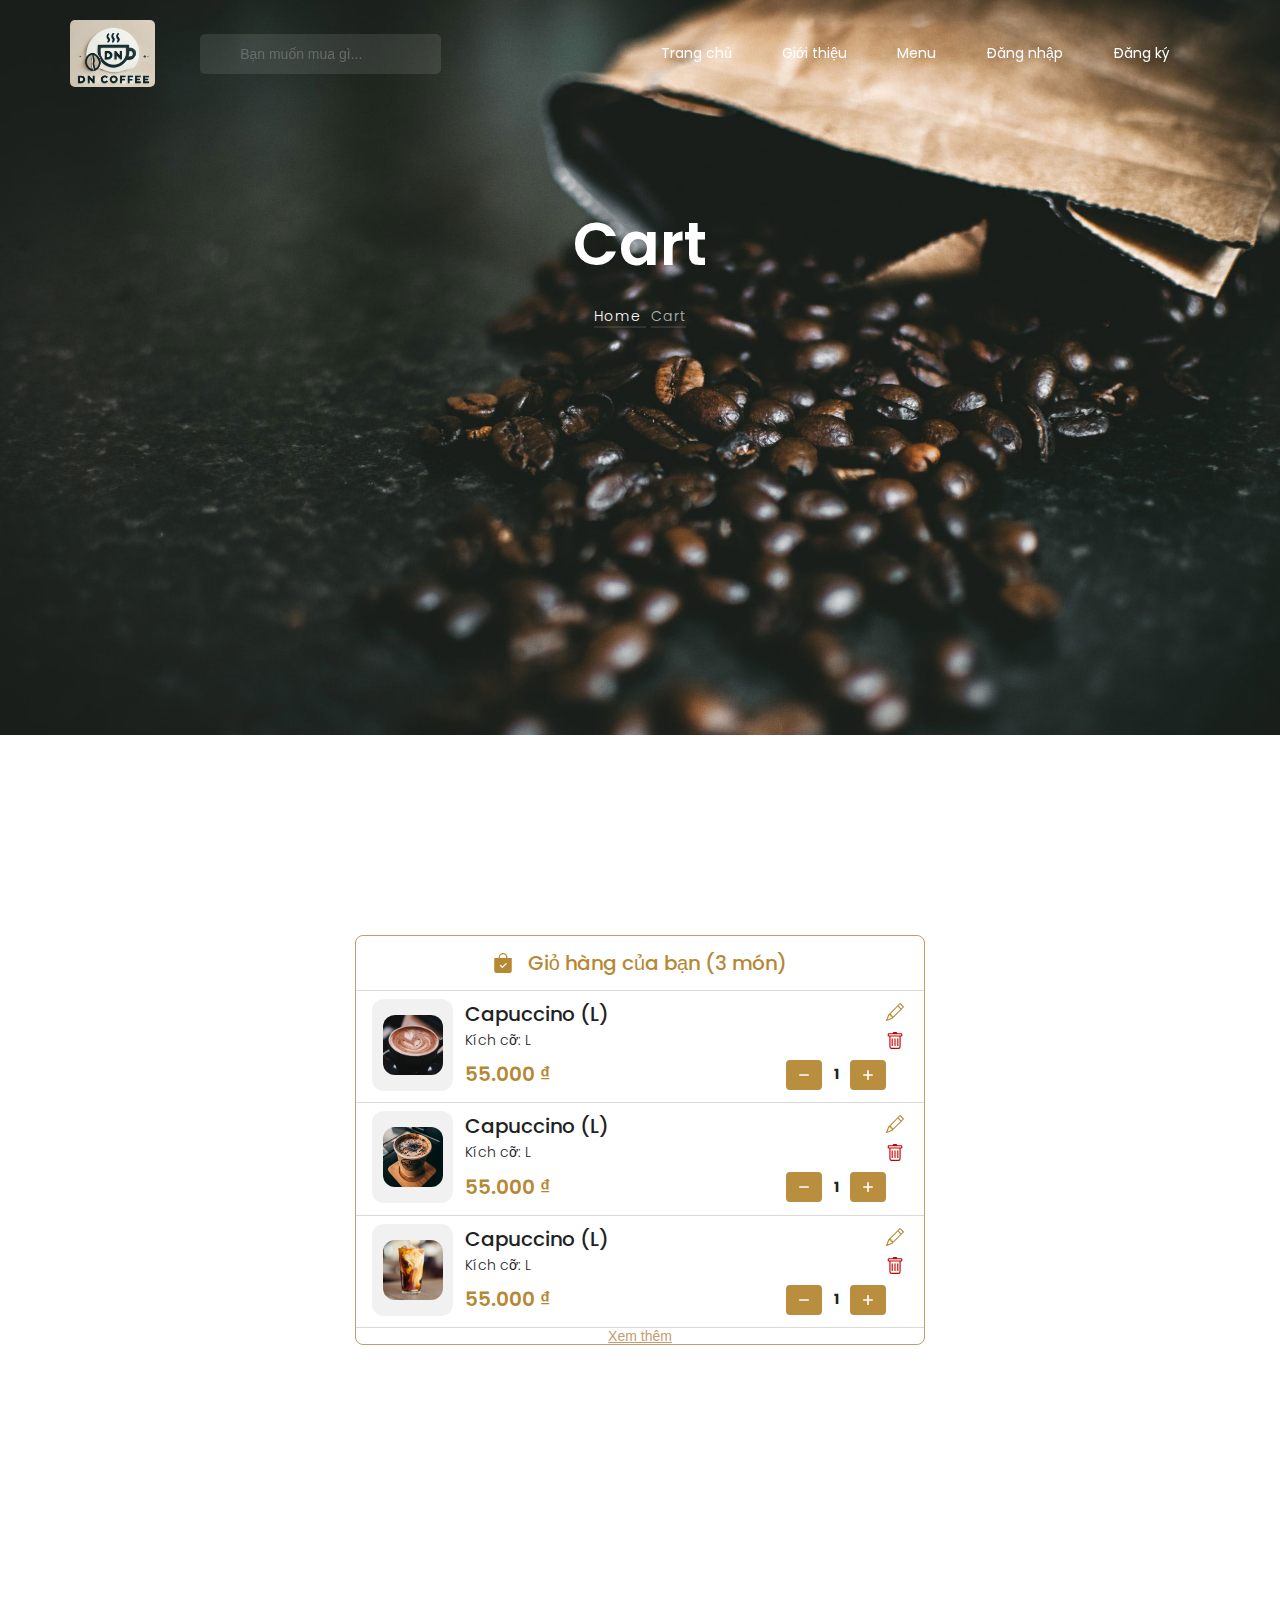
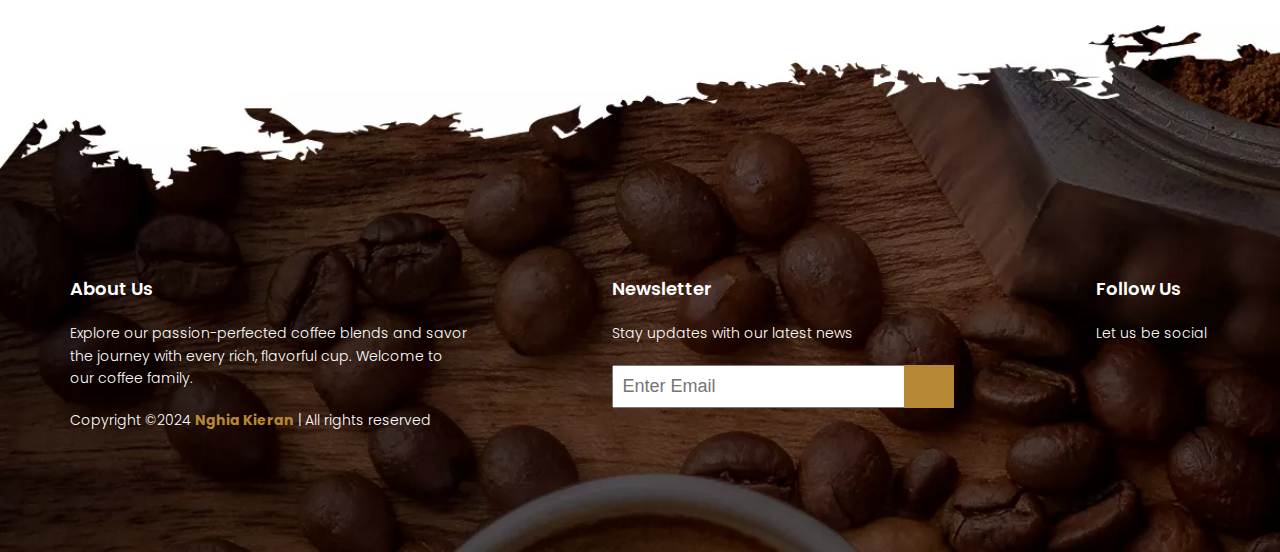
<file: cart.html>
<!DOCTYPE html>
<html lang="en">

<head>
    <meta charset="UTF-8">
    <meta name="viewport" content="width=device-width, initial-scale=1.0">
    <title>DN Coffee</title>
    <link rel='stylesheet' href='https://cdnjs.cloudflare.com/ajax/libs/font-awesome/6.5.2/css/all.css'
        integrity='sha512-U9Y1sGB3sLIpZm3ePcrKbXVhXlnQNcuwGQJ2WjPjnp6XHqVTdgIlbaDzJXJIAuCTp3y22t+nhI4B88F/5ldjFA=='
        crossorigin='anonymous' />
    <link rel="stylesheet" href="assets/css/footer.css">
    <link rel="stylesheet" href="./assets/css/header.css">
    <link rel="stylesheet" href="./assets/css/common.css">
    <link rel="stylesheet" href="./assets/css/cart.css">
    <link
        href="https://fonts.googleapis.com/css?family=Poppins:100,100italic,200,200italic,300,300italic,regular,italic,500,500italic,600,600italic,700,700italic,800,800italic,900,900italic"
        rel="stylesheet" />
    <link href="https://fonts.googleapis.com/css?family=Great+Vibes" rel="stylesheet">

</head>

<body>
    <div id="cart">
        <div class="header">
            <div class="header-nav-container reponsive-container flex-space-between">
                <div class="header-logo">
                    <a href="/"><img class="img-trans" src="./assets/image/logo-coffee/logo-coffee.png"
                            alt="logo-coffee"></a>
                </div>
                <!-- Header Search-->
                <div class="header-search">
                    <form class="header-search-form">
                        <span class="iconSearch"><i class="fa fa-search icon-trans"></i></span>
                        <input autocomplete="off" name="search" placeholder="Bạn muốn mua gì..." class="" value="">
                        <i class="fa fa-times close-btn icon-trans"></i>
                    </form>
                </div>
                <!-- Header Nav-->
                <div class="header-nav">
                    <ul class="header-nav-ul">
                        <li><a class="a-trans" href="/">Trang chủ</a></li>
                        <li><a class="a-trans" href="/">Giới thiệu</a></li>
                        <li><a class="a-trans" href="./menu.html">Menu</a></li>
                        <li><a class="a-trans" href="./login.html">Đăng nhập</a></li>
                        <li><a class="a-trans" href="">Đăng ký</a></li>
                    </ul>
                </div>
                <div class="header-cart">
                    <a href="./cart.html" class="white-clr "><i class="fa-solid fa-cart-shopping icon-trans"></i></a>
                </div>
            </div>
        </div>
        <div class="content">
            <!-- Section 1 Home-->
            <section class="section-1 text-center">
                <div class="section-1-content reponsive-container">
                    <h1>Cart</h1>
                    <p><span><a href="./index.html" class="white-clr">Home</a></span> <span>Cart</span>
                    </p>
                </div>
            </section>
            <!-- Section 2 Cart -->
            <section class="section-2 common-padding black-clr">
                <div class="section-2-content reponsive-container-cart">
                    <!-- Cart Product -->
                    <div class="section-2-content-product">
                        <!-- Cart Product Top -->
                        <div class="top">
                            <div class="top-wrapper flex-center">
                                <svg xmlns="http://www.w3.org/2000/svg" viewBox="0 0 16 16" width="1em" height="1em"
                                    fill="currentColor" class="bi bi-bag-check-fill bag-check">
                                    <path fill-rule="evenodd"
                                        d="M10.5 3.5a2.5 2.5 0 0 0-5 0V4h5zm1 0V4H15v10a2 2 0 0 1-2 2H3a2 2 0 0 1-2-2V4h3.5v-.5a3.5 3.5 0 1 1 7 0m-.646 5.354a.5.5 0 0 0-.708-.708L7.5 10.793 6.354 9.646a.5.5 0 1 0-.708.708l1.5 1.5a.5.5 0 0 0 .708 0z">
                                    </path>
                                </svg>
                                <h5>Giỏ hàng của bạn <span> (3 món)</span></h5>
                            </div>
                        </div>
                        <!-- Cart Product Bottom -->
                        <div class="bottom">
                            <div class="product-item" style="display: block;">
                                <div class="bottom-wrapper">
                                    <!-- Bottom Image-->
                                    <div class="image-item flex-center">
                                        <a href="">
                                            <img src="./assets/image/menu/menu-1.jpg" alt="" height="30px" />
                                        </a>
                                    </div>
                                    <!-- Bottom Information -->
                                    <div class="information-item">
                                        <div class="">
                                            <a href="">
                                                <h5 class="black-clr"> Capuccino (L)</h5>
                                            </a>
                                        </div>
                                        <div class="">
                                            <p>Kích cỡ: L</p>
                                        </div>
                                        <div class="price-quantity flex-space-between">
                                            <div class="price">
                                                <div class="sale-price">55.000&nbsp;₫</div>
                                            </div>
                                            <div class="counter-wrapper">
                                                <div class="counter flex-space-between" data-quantity="1">
                                                    <button type="button" class="decrease flex-space-between">
                                                        <svg xmlns="http://www.w3.org/2000/svg" width="10" height="2px"
                                                            viewBox="0 0 12 2">
                                                            <rect data-name="Rectangle 522" width="12" height="2" rx="1"
                                                                fill="#fff"></rect>
                                                        </svg>
                                                    </button>
                                                    <span class="quantity">1</span>
                                                    <button type="button" class="increase flex-space-between">
                                                        <svg xmlns="http://www.w3.org/2000/svg" width="10" height="12px"
                                                            viewBox="0 0 12 12">
                                                            <g id="Group_3351" data-name="Group 3351"
                                                                transform="translate(-1367 -190)">
                                                                <rect data-name="Rectangle 520" width="12" height="2"
                                                                    rx="1" transform="translate(1367 195)" fill="#fff">
                                                                </rect>
                                                                <rect data-name="Rectangle 521" width="12" height="2"
                                                                    rx="1" transform="translate(1374 190) rotate(90)"
                                                                    fill="#fff">
                                                                </rect>
                                                            </g>
                                                        </svg>
                                                    </button>
                                                </div>
                                            </div>
                                        </div>
                                    </div>
                                    <!-- button update delete item -->
                                    <div class="update-delete-item">
                                        <button type="button" class="update">
                                            <svg xmlns="http://www.w3.org/2000/svg" viewBox="0 0 16 16" width="18"
                                                height="18" fill="currentColor" class="bi bi-pencil green">
                                                <path
                                                    d="M12.146.146a.5.5 0 0 1 .708 0l3 3a.5.5 0 0 1 0 .708l-10 10a.5.5 0 0 1-.168.11l-5 2a.5.5 0 0 1-.65-.65l2-5a.5.5 0 0 1 .11-.168zM11.207 2.5 13.5 4.793 14.793 3.5 12.5 1.207zm1.586 3L10.5 3.207 4 9.707V10h.5a.5.5 0 0 1 .5.5v.5h.5a.5.5 0 0 1 .5.5v.5h.293zm-9.761 5.175-.106.106-1.528 3.821 3.821-1.528.106-.106A.5.5 0 0 1 5 12.5V12h-.5a.5.5 0 0 1-.5-.5V11h-.5a.5.5 0 0 1-.468-.325">
                                                </path>
                                            </svg>
                                        </button>
                                        <button type="button" class="delete">
                                            <svg xmlns="http://www.w3.org/2000/svg" viewBox="0 0 16 16" width="18"
                                                height="18" fill="currentColor" class="bi bi-trash red">
                                                <path
                                                    d="M5.5 5.5A.5.5 0 0 1 6 6v6a.5.5 0 0 1-1 0V6a.5.5 0 0 1 .5-.5m2.5 0a.5.5 0 0 1 .5.5v6a.5.5 0 0 1-1 0V6a.5.5 0 0 1 .5-.5m3 .5a.5.5 0 0 0-1 0v6a.5.5 0 0 0 1 0z">
                                                </path>
                                                <path
                                                    d="M14.5 3a1 1 0 0 1-1 1H13v9a2 2 0 0 1-2 2H5a2 2 0 0 1-2-2V4h-.5a1 1 0 0 1-1-1V2a1 1 0 0 1 1-1H6a1 1 0 0 1 1-1h2a1 1 0 0 1 1 1h3.5a1 1 0 0 1 1 1zM4.118 4 4 4.059V13a1 1 0 0 0 1 1h6a1 1 0 0 0 1-1V4.059L11.882 4zM2.5 3h11V2h-11z">
                                                </path>
                                            </svg>
                                        </button>
                                    </div>
                                </div>
                            </div>
                            <div class="product-item" style="display: block;">
                                <div class="bottom-wrapper">
                                    <!-- Bottom Image-->
                                    <div class="image-item flex-center">
                                        <a href="">
                                            <img src="./assets/image/menu/menu-2.jpg" alt="" height="30px" />
                                        </a>
                                    </div>
                                    <!-- Bottom Information -->
                                    <div class="information-item">
                                        <div class="">
                                            <a href="">
                                                <h5 class="black-clr"> Capuccino (L)</h5>
                                            </a>
                                        </div>
                                        <div class="">
                                            <p>Kích cỡ: L</p>
                                        </div>
                                        <div class="price-quantity flex-space-between">
                                            <div class="price">
                                                <div class="sale-price">55.000&nbsp;₫</div>
                                            </div>
                                            <div class="counter-wrapper">
                                                <div class="counter flex-space-between" data-quantity="1">
                                                    <button type="button" class="decrease">
                                                        <svg xmlns="http://www.w3.org/2000/svg" width="10" height="2px"
                                                            viewBox="0 0 12 2">
                                                            <rect data-name="Rectangle 522" width="12" height="2" rx="1"
                                                                fill="#fff"></rect>
                                                        </svg>
                                                    </button>
                                                    <span class="quantity">1</span>
                                                    <button type="button" class="increase">
                                                        <svg xmlns="http://www.w3.org/2000/svg" width="10" height="12px"
                                                            viewBox="0 0 12 12">
                                                            <g id="Group_3351" data-name="Group 3351"
                                                                transform="translate(-1367 -190)">
                                                                <rect data-name="Rectangle 520" width="12" height="2"
                                                                    rx="1" transform="translate(1367 195)" fill="#fff">
                                                                </rect>
                                                                <rect data-name="Rectangle 521" width="12" height="2"
                                                                    rx="1" transform="translate(1374 190) rotate(90)"
                                                                    fill="#fff">
                                                                </rect>
                                                            </g>
                                                        </svg>
                                                    </button>
                                                </div>
                                            </div>
                                        </div>
                                    </div>
                                    <!-- Bottom Update Delete -->
                                    <div class="update-delete-item">
                                        <button type="button" class="update">
                                            <svg xmlns="http://www.w3.org/2000/svg" viewBox="0 0 16 16" width="18"
                                                height="18" fill="currentColor" class="bi bi-pencil green">
                                                <path
                                                    d="M12.146.146a.5.5 0 0 1 .708 0l3 3a.5.5 0 0 1 0 .708l-10 10a.5.5 0 0 1-.168.11l-5 2a.5.5 0 0 1-.65-.65l2-5a.5.5 0 0 1 .11-.168zM11.207 2.5 13.5 4.793 14.793 3.5 12.5 1.207zm1.586 3L10.5 3.207 4 9.707V10h.5a.5.5 0 0 1 .5.5v.5h.5a.5.5 0 0 1 .5.5v.5h.293zm-9.761 5.175-.106.106-1.528 3.821 3.821-1.528.106-.106A.5.5 0 0 1 5 12.5V12h-.5a.5.5 0 0 1-.5-.5V11h-.5a.5.5 0 0 1-.468-.325">
                                                </path>
                                            </svg>
                                        </button>
                                        <button type="button" class="delete">
                                            <svg xmlns="http://www.w3.org/2000/svg" viewBox="0 0 16 16" width="18"
                                                height="18" fill="currentColor" class="bi bi-trash red">
                                                <path
                                                    d="M5.5 5.5A.5.5 0 0 1 6 6v6a.5.5 0 0 1-1 0V6a.5.5 0 0 1 .5-.5m2.5 0a.5.5 0 0 1 .5.5v6a.5.5 0 0 1-1 0V6a.5.5 0 0 1 .5-.5m3 .5a.5.5 0 0 0-1 0v6a.5.5 0 0 0 1 0z">
                                                </path>
                                                <path
                                                    d="M14.5 3a1 1 0 0 1-1 1H13v9a2 2 0 0 1-2 2H5a2 2 0 0 1-2-2V4h-.5a1 1 0 0 1-1-1V2a1 1 0 0 1 1-1H6a1 1 0 0 1 1-1h2a1 1 0 0 1 1 1h3.5a1 1 0 0 1 1 1zM4.118 4 4 4.059V13a1 1 0 0 0 1 1h6a1 1 0 0 0 1-1V4.059L11.882 4zM2.5 3h11V2h-11z">
                                                </path>
                                            </svg>
                                        </button>
                                    </div>
                                </div>
                            </div>
                            <div class="product-item" style="display: block;">
                                <div class="bottom-wrapper">
                                    <!-- Bottom Image-->
                                    <div class="image-item flex-center">
                                        <a href="">
                                            <img src="./assets/image/menu/menu-3.jpg" alt="" height="30px" />
                                        </a>
                                    </div>
                                    <!-- Bottom Information -->
                                    <div class="information-item">
                                        <div class="">
                                            <a href="">
                                                <h5 class="black-clr"> Capuccino (L)</h5>
                                            </a>
                                        </div>
                                        <div class="">
                                            <p>Kích cỡ: L</p>
                                        </div>
                                        <div class="price-quantity flex-space-between">
                                            <div class="price">
                                                <div class="sale-price">55.000&nbsp;₫</div>
                                            </div>
                                            <div class="counter-wrapper">
                                                <div class="counter flex-space-between" data-quantity="1">
                                                    <button type="button" class="decrease">
                                                        <svg xmlns="http://www.w3.org/2000/svg" width="10" height="2px"
                                                            viewBox="0 0 12 2">
                                                            <rect data-name="Rectangle 522" width="12" height="2" rx="1"
                                                                fill="#fff"></rect>
                                                        </svg>
                                                    </button>
                                                    <span class="quantity">1</span>
                                                    <button type="button" class="increase">
                                                        <svg xmlns="http://www.w3.org/2000/svg" width="10" height="12px"
                                                            viewBox="0 0 12 12">
                                                            <g id="Group_3351" data-name="Group 3351"
                                                                transform="translate(-1367 -190)">
                                                                <rect data-name="Rectangle 520" width="12" height="2"
                                                                    rx="1" transform="translate(1367 195)" fill="#fff">
                                                                </rect>
                                                                <rect data-name="Rectangle 521" width="12" height="2"
                                                                    rx="1" transform="translate(1374 190) rotate(90)"
                                                                    fill="#fff">
                                                                </rect>
                                                            </g>
                                                        </svg>
                                                    </button>
                                                </div>
                                            </div>
                                        </div>
                                    </div>
                                    <!-- Bottom Update Delete -->
                                    <div class="update-delete-item">
                                        <button type="button" class="update">
                                            <svg xmlns="http://www.w3.org/2000/svg" viewBox="0 0 16 16" width="18"
                                                height="18" fill="currentColor" class="bi bi-pencil green">
                                                <path
                                                    d="M12.146.146a.5.5 0 0 1 .708 0l3 3a.5.5 0 0 1 0 .708l-10 10a.5.5 0 0 1-.168.11l-5 2a.5.5 0 0 1-.65-.65l2-5a.5.5 0 0 1 .11-.168zM11.207 2.5 13.5 4.793 14.793 3.5 12.5 1.207zm1.586 3L10.5 3.207 4 9.707V10h.5a.5.5 0 0 1 .5.5v.5h.5a.5.5 0 0 1 .5.5v.5h.293zm-9.761 5.175-.106.106-1.528 3.821 3.821-1.528.106-.106A.5.5 0 0 1 5 12.5V12h-.5a.5.5 0 0 1-.5-.5V11h-.5a.5.5 0 0 1-.468-.325">
                                                </path>
                                            </svg>
                                        </button>
                                        <button type="button" class="delete">
                                            <svg xmlns="http://www.w3.org/2000/svg" viewBox="0 0 16 16" width="18"
                                                height="18" fill="currentColor" class="bi bi-trash red">
                                                <path
                                                    d="M5.5 5.5A.5.5 0 0 1 6 6v6a.5.5 0 0 1-1 0V6a.5.5 0 0 1 .5-.5m2.5 0a.5.5 0 0 1 .5.5v6a.5.5 0 0 1-1 0V6a.5.5 0 0 1 .5-.5m3 .5a.5.5 0 0 0-1 0v6a.5.5 0 0 0 1 0z">
                                                </path>
                                                <path
                                                    d="M14.5 3a1 1 0 0 1-1 1H13v9a2 2 0 0 1-2 2H5a2 2 0 0 1-2-2V4h-.5a1 1 0 0 1-1-1V2a1 1 0 0 1 1-1H6a1 1 0 0 1 1-1h2a1 1 0 0 1 1 1h3.5a1 1 0 0 1 1 1zM4.118 4 4 4.059V13a1 1 0 0 0 1 1h6a1 1 0 0 0 1-1V4.059L11.882 4zM2.5 3h11V2h-11z">
                                                </path>
                                            </svg>
                                        </button>
                                    </div>
                                </div>
                            </div>
                            <div class="product-item">
                                <div class="bottom-wrapper">
                                    <!-- Bottom Image-->
                                    <div class="image-item flex-center">
                                        <a href="">
                                            <img src="./assets/image/menu/menu-1.jpg" alt="" height="30px" />
                                        </a>
                                    </div>
                                    <!-- Bottom Information -->
                                    <div class="information-item">
                                        <div class="">
                                            <a href="">
                                                <h5 class="black-clr"> Capuccino (L)</h5>
                                            </a>
                                        </div>
                                        <div class="">
                                            <p>Kích cỡ: L</p>
                                        </div>
                                        <div class="price-quantity flex-space-between">
                                            <div class="price">
                                                <div class="sale-price">55.000&nbsp;₫</div>
                                            </div>
                                            <div class="counter-wrapper">
                                                <div class="counter flex-space-between" data-quantity="1">
                                                    <button type="button" class="decrease">
                                                        <svg xmlns="http://www.w3.org/2000/svg" width="10" height="2px"
                                                            viewBox="0 0 12 2">
                                                            <rect data-name="Rectangle 522" width="12" height="2" rx="1"
                                                                fill="#fff"></rect>
                                                        </svg>
                                                    </button>
                                                    <span class="quantity">1</span>
                                                    <button type="button" class="increase">
                                                        <svg xmlns="http://www.w3.org/2000/svg" width="10" height="12px"
                                                            viewBox="0 0 12 12">
                                                            <g id="Group_3351" data-name="Group 3351"
                                                                transform="translate(-1367 -190)">
                                                                <rect data-name="Rectangle 520" width="12" height="2"
                                                                    rx="1" transform="translate(1367 195)" fill="#fff">
                                                                </rect>
                                                                <rect data-name="Rectangle 521" width="12" height="2"
                                                                    rx="1" transform="translate(1374 190) rotate(90)"
                                                                    fill="#fff">
                                                                </rect>
                                                            </g>
                                                        </svg>
                                                    </button>
                                                </div>
                                            </div>
                                        </div>
                                    </div>
                                    <!-- Bottom Update Delete -->
                                    <div class="update-delete-item">
                                        <button type="button" class="update">
                                            <svg xmlns="http://www.w3.org/2000/svg" viewBox="0 0 16 16" width="18"
                                                height="18" fill="currentColor" class="bi bi-pencil green">
                                                <path
                                                    d="M12.146.146a.5.5 0 0 1 .708 0l3 3a.5.5 0 0 1 0 .708l-10 10a.5.5 0 0 1-.168.11l-5 2a.5.5 0 0 1-.65-.65l2-5a.5.5 0 0 1 .11-.168zM11.207 2.5 13.5 4.793 14.793 3.5 12.5 1.207zm1.586 3L10.5 3.207 4 9.707V10h.5a.5.5 0 0 1 .5.5v.5h.5a.5.5 0 0 1 .5.5v.5h.293zm-9.761 5.175-.106.106-1.528 3.821 3.821-1.528.106-.106A.5.5 0 0 1 5 12.5V12h-.5a.5.5 0 0 1-.5-.5V11h-.5a.5.5 0 0 1-.468-.325">
                                                </path>
                                            </svg>
                                        </button>
                                        <button type="button" class="delete">
                                            <svg xmlns="http://www.w3.org/2000/svg" viewBox="0 0 16 16" width="18"
                                                height="18" fill="currentColor" class="bi bi-trash red">
                                                <path
                                                    d="M5.5 5.5A.5.5 0 0 1 6 6v6a.5.5 0 0 1-1 0V6a.5.5 0 0 1 .5-.5m2.5 0a.5.5 0 0 1 .5.5v6a.5.5 0 0 1-1 0V6a.5.5 0 0 1 .5-.5m3 .5a.5.5 0 0 0-1 0v6a.5.5 0 0 0 1 0z">
                                                </path>
                                                <path
                                                    d="M14.5 3a1 1 0 0 1-1 1H13v9a2 2 0 0 1-2 2H5a2 2 0 0 1-2-2V4h-.5a1 1 0 0 1-1-1V2a1 1 0 0 1 1-1H6a1 1 0 0 1 1-1h2a1 1 0 0 1 1 1h3.5a1 1 0 0 1 1 1zM4.118 4 4 4.059V13a1 1 0 0 0 1 1h6a1 1 0 0 0 1-1V4.059L11.882 4zM2.5 3h11V2h-11z">
                                                </path>
                                            </svg>
                                        </button>
                                    </div>
                                </div>
                            </div>
                            <button style="display: none;" id="seeMoreBtn">Xem thêm</button>
                        </div>
                    </div>
                    <!-- Information -->
                    <div class="section-2-content-info"></div>
                    <!-- Checkout -->
                    <div class="section-2-content-checkout"></div>
                    <!-- Button -->
                    <div class="section-2-content-button"></div>
                </div>
            </section>
        </div>
        <!-- Footer -->
        <div class="footer">
            <div class="reponsive-container">
                <div class="footer-about">
                    <h3>About Us</h3>
                    <p>Explore our passion-perfected coffee blends and savor the journey with every rich, flavorful
                        cup. Welcome to our coffee family.</p>
                    <p class="footer-copyright-text">Copyright ©2024 <span>Nghia Kieran</span> | All rights
                        reserved</p>
                </div>
                <div class="footer-newsletter">
                    <h3>Newsletter</h3>
                    <p>Stay updates with our latest news</p>
                    <div class="footer-search">
                        <input type="search" placeholder="Enter Email">
                        <button><i class="fa-solid fa-arrow-right icon-trans "></i></button>
                    </div>
                </div>
                <div class="footer-follow-us">
                    <h3>Follow Us</h3>
                    <p>Let us be social</p>
                    <div class="footer-social-links flex-space-between">
                        <a href="#"><i class="fa-brands fa-instagram icon-trans"></i></a>
                        <a href="#"><i class="fa-brands fa-facebook icon-trans"></i></a>
                        <a href="#"><i class="fa-brands fa-linkedin icon-trans"></i></a>
                    </div>
                </div>
            </div>
        </div>
    </div>
    <script src="./assets/js/index.js"></script>
    <script src="assets/js/modal-cart.js"></script>
    <script src="./assets/js/cart.js"></script>
</body>

</html>
</file>
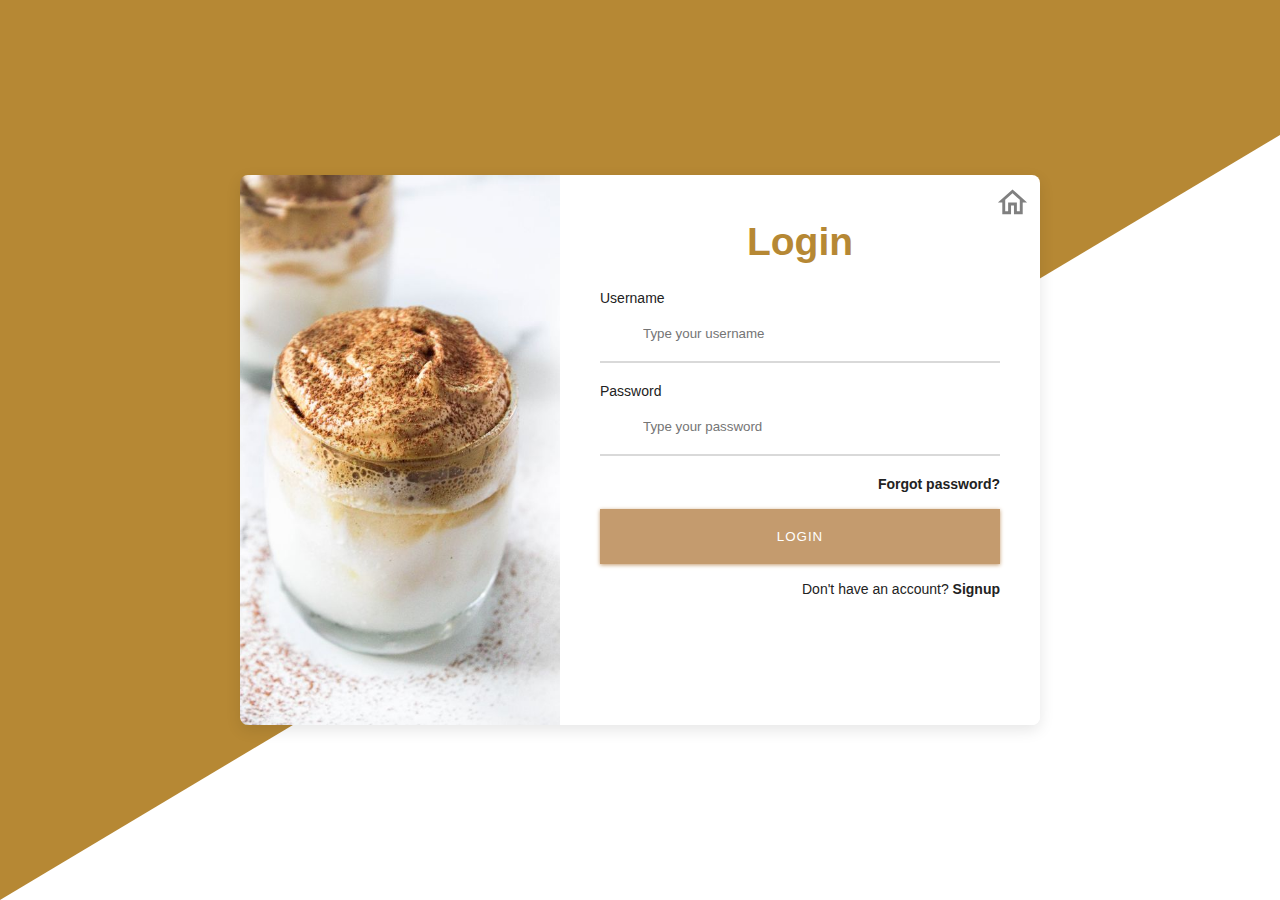
<file: login.html>
<!DOCTYPE html>
<html lang="en">

<head>
    <meta charset="UTF-8">
    <meta name="viewport" content="width=device-width, initial-scale=1.0">
    <title>DN Coffee</title>
    <link rel="stylesheet" href="./assets/css/common.css">
    <link rel="stylesheet" href="./assets/css/login.css">
</head>

<body>
    <!-- Diagonal -->
    <div class="diagonal-background">
        <div class="container flex-center black-clr">
            <!-- Check login register -->
            <input type="checkbox" id="check">
            <div class="login-container">
                <div class="image">
                    <img src="./assets/image/menu/menu-6.jpg" alt="image-coffee">
                </div>
                <!-- Form login -->
                <div class="login-form">
                    <h2 class="text-center">Login</h2>
                    <form action="" class="validate-form">
                        <div class="wrap-input validate-input" data-validate="Username is required">
                            <span class="label-input">Username</span>
                            <input type="text" name="username" placeholder="Type your username" class="input">
                        </div>
                        <div class="wrap-input validate-input" data-validate="Password is required">
                            <span class="label-input">Password</span>
                            <input class="input" type="password" name="pass" placeholder="Type your password">
                        </div>
                        <div class="forget-pass text-right">
                            <a href="#">
                                Forgot password?
                            </a>
                        </div>
                        <input type="submit" class="button white-clr" value="Login">
                    </form>
                    <div class="signup text-right">
                        <span class="signup">Don't have an account?
                            <label for="check">Signup</label>
                        </span>
                    </div>
                </div>
                <div class="home-icon icon-trans">
                    <a href="/">
                        <svg class="css-vubbuv" focusable="false" aria-hidden="true" viewBox="0 0 24 24"
                            data-testid="HomeOutlinedIcon" style="font-size: 35px; color: grey;">
                            <path d="m12 5.69 5 4.5V18h-2v-6H9v6H7v-7.81l5-4.5M12 3 2 12h3v8h6v-6h2v6h6v-8h3L12 3z">
                            </path>
                        </svg></a>
                </div>
            </div>
            <!-- Form register -->
            <div class="register-container">
                <div class="image">
                    <img src="./assets/image/menu/menu-6.jpg" alt="image-coffee">
                </div>
                <div class="register-form">
                    <h2 class="text-center">Signup</h2>
                    <form action="#" class="validate-form">
                        <div class="wrap-input validate-input" data-validate="Username already exists">
                            <span class="">Username</span>
                            <input class="input" type="text" name="username" placeholder="Create your username">
                        </div>
                        <div class="wrap-input" data-validate="Password cannot be empty">
                            <span class="">Password</span>
                            <div class="border-input">
                                <input class="input" type="password" name="pass" placeholder="Create a password">
                            </div>
                            <input class="input" type="password" name="pass" placeholder="Confirm your password">
                        </div>
                        <input type="submit" class="button white-clr" value="Signup">
                    </form>
                    <div class="signup text-right">
                        <span class="signup">Already have an account?
                            <label for="check">Login</label>
                        </span>
                    </div>
                </div>
                <div class="home-icon">
                    <a href="/">
                        <svg class="MuiSvgIcon-root MuiSvgIcon-fontSizeMedium css-vubbuv" focusable="false"
                            aria-hidden="true" viewBox="0 0 24 24" data-testid="HomeOutlinedIcon"
                            style="font-size: 35px; color: grey;">
                            <path d="m12 5.69 5 4.5V18h-2v-6H9v6H7v-7.81l5-4.5M12 3 2 12h3v8h6v-6h2v6h6v-8h3L12 3z">
                            </path>
                        </svg></a>
                </div>
            </div>
        </div>
    </div>
    <script src="https://ajax.googleapis.com/ajax/libs/jquery/3.7.1/jquery.min.js"></script>
    <script src="assets/js/login.js"></script>
</body>

</html>
</file>
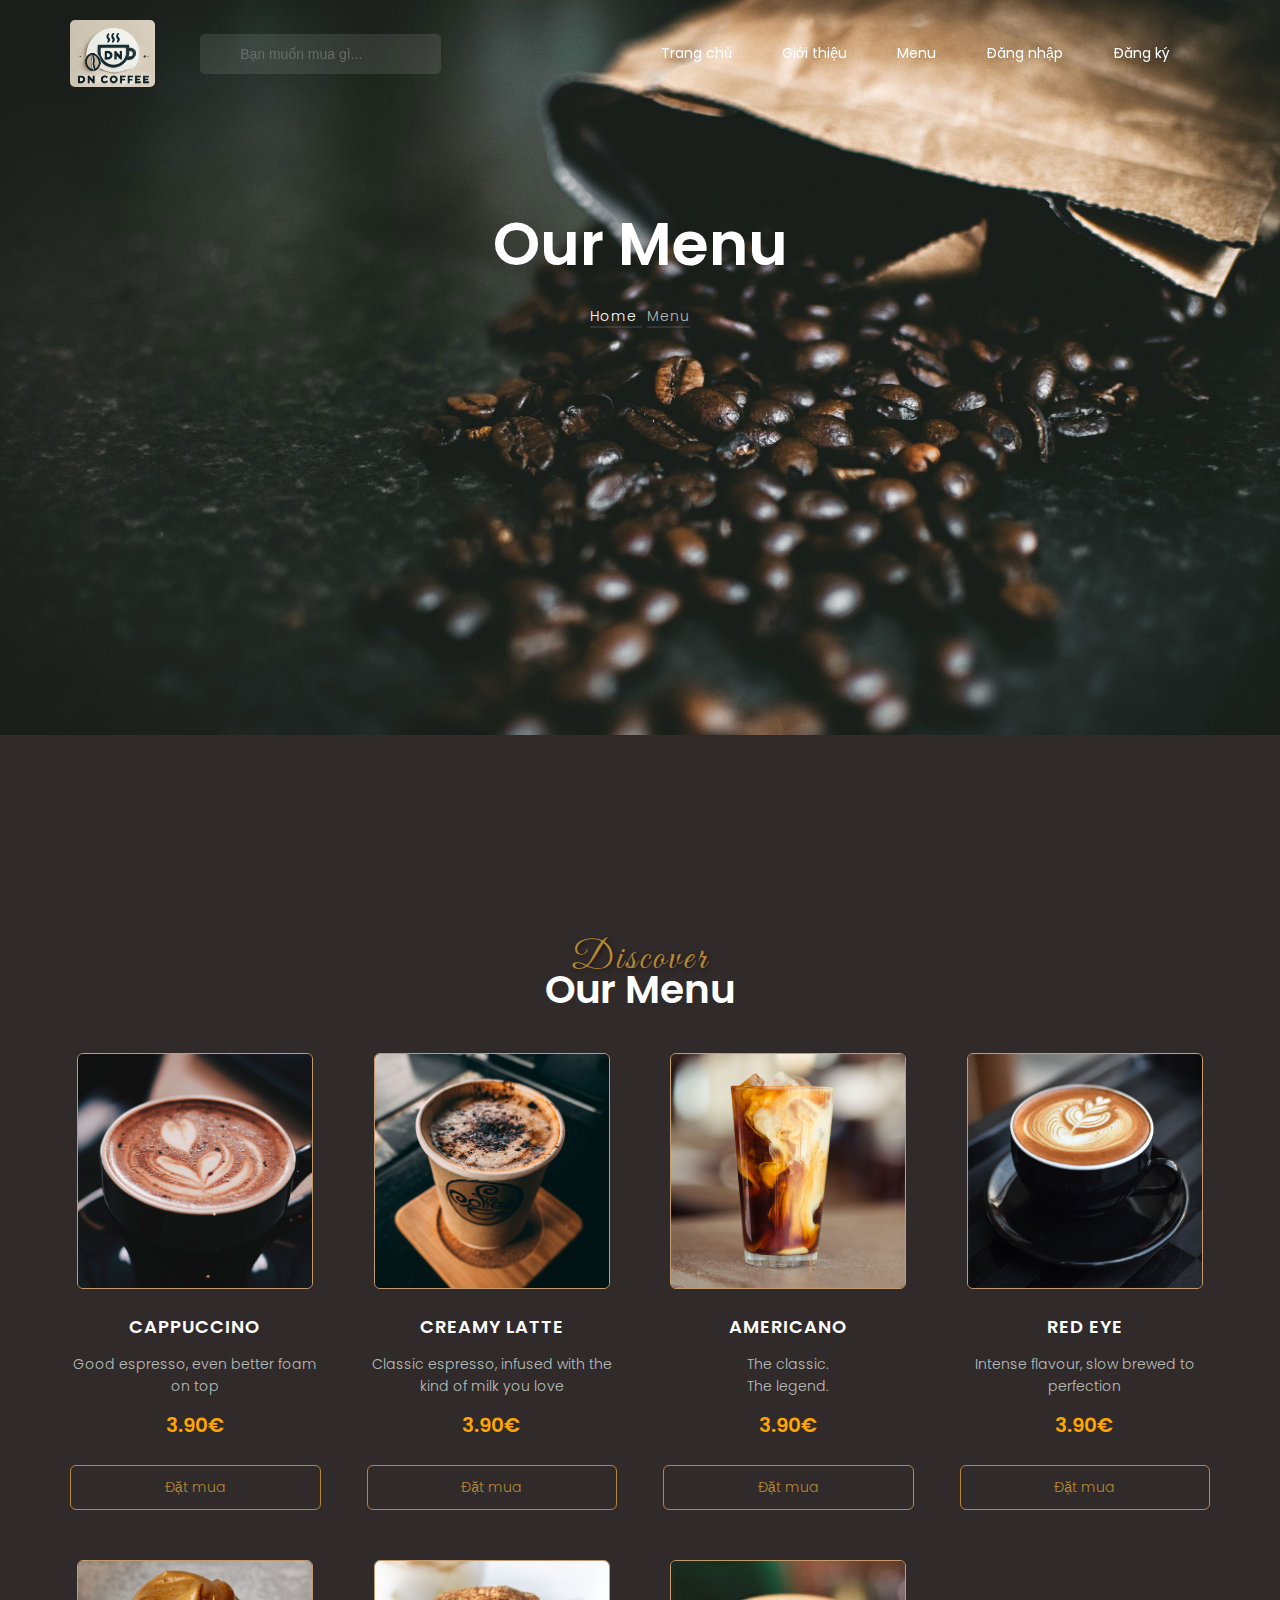
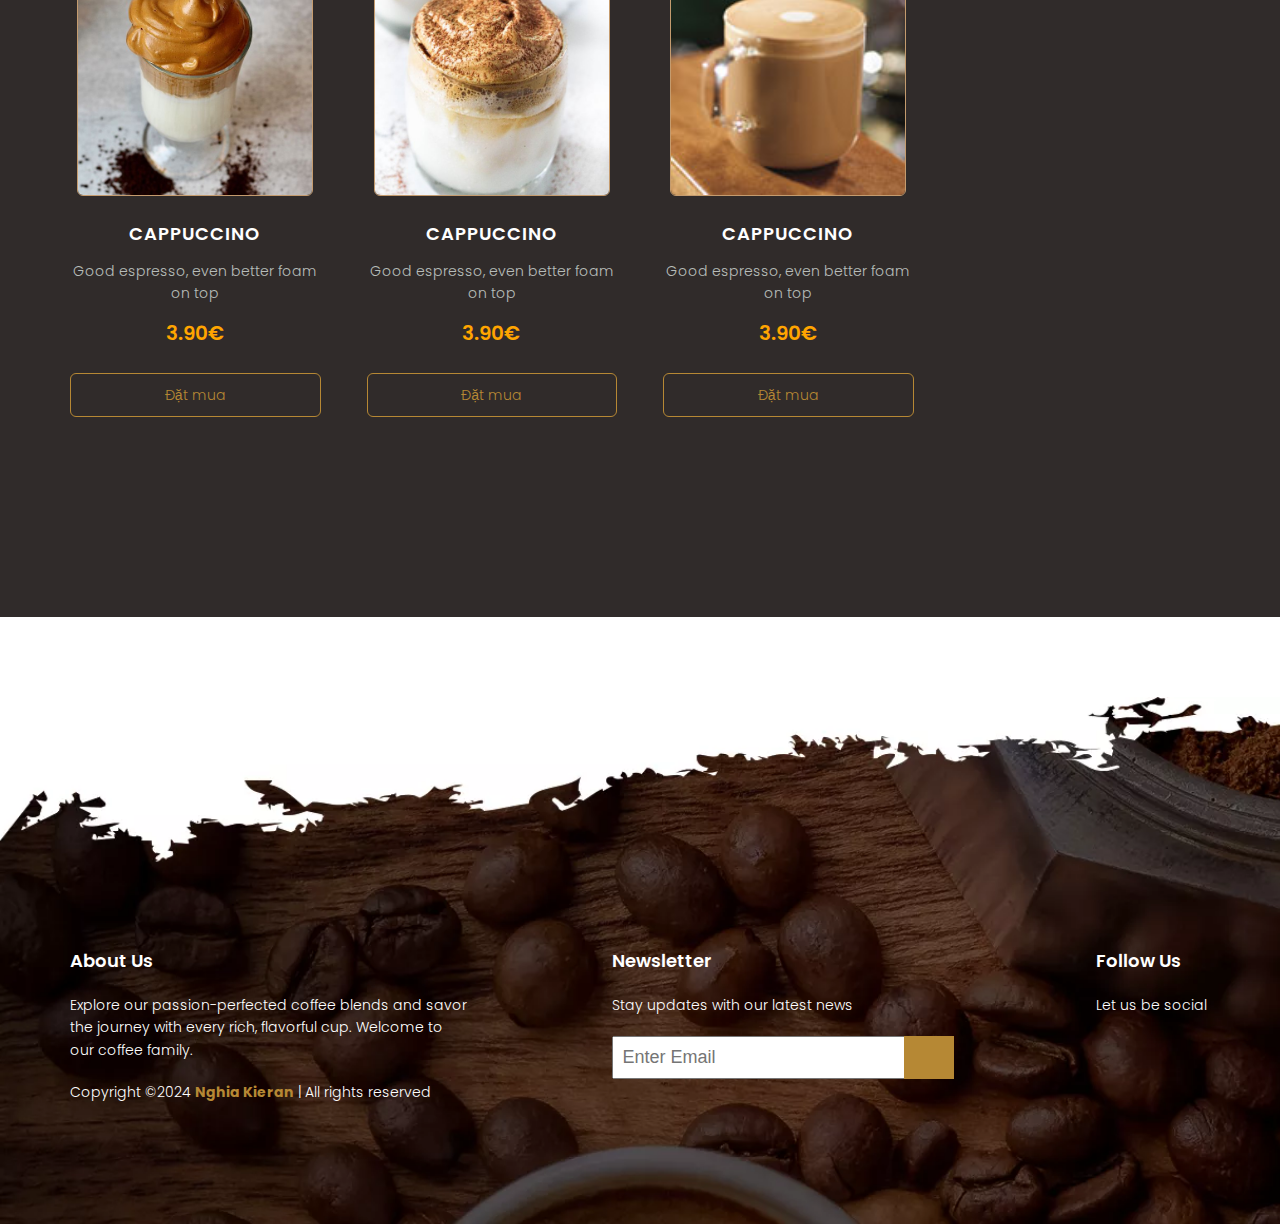
<file: menu.html>
<!DOCTYPE html>
<html lang="en">

<head>
    <meta charset="UTF-8">
    <meta name="viewport" content="width=device-width, initial-scale=1.0">
    <title>DN Coffee</title>
    <link rel="stylesheet" href="assets/css/menu.css">
    <link rel="stylesheet" href="assets/css/header.css">
    <link rel="stylesheet" href="assets/css/footer.css">
    <link rel="stylesheet" href="assets/css/common.css">
    <link rel="stylesheet" href="assets/css/modal-root-buy-item.css">
    <link rel='stylesheet' href='https://cdnjs.cloudflare.com/ajax/libs/font-awesome/6.5.2/css/all.css'
        integrity='sha512-U9Y1sGB3sLIpZm3ePcrKbXVhXlnQNcuwGQJ2WjPjnp6XHqVTdgIlbaDzJXJIAuCTp3y22t+nhI4B88F/5ldjFA=='
        crossorigin='anonymous' />
    <link
        href="https://fonts.googleapis.com/css?family=Poppins:100,100italic,200,200italic,300,300italic,regular,italic,500,500italic,600,600italic,700,700italic,800,800italic,900,900italic"
        rel="stylesheet" />
    <link href="https://fonts.googleapis.com/css?family=Great+Vibes" rel="stylesheet">
</head>

<body>
    <div id="app">
        <!-- Header -->
        <div class="header">
            <div class="header-nav-container reponsive-container flex-space-between">
                <div class="header-logo">
                    <a href="/"><img class="img-trans" src="./assets/image/logo-coffee/logo-coffee.png"
                            alt="logo-coffee"></a>
                </div>
                <!-- Header Search-->
                <div class="header-search">
                    <form class="header-search-form">
                        <span class="iconSearch"><i class="fa fa-search icon-trans"></i></span>
                        <input autocomplete="off" name="search" placeholder="Bạn muốn mua gì..." class="" value="">
                        <i class="fa fa-times close-btn icon-trans"></i>
                    </form>
                </div>
                <!-- Header Nav-->
                <div class="header-nav">
                    <ul class="header-nav-ul">
                        <li><a class="a-trans" href="/">Trang chủ</a></li>
                        <li><a class="a-trans" href="/">Giới thiệu</a></li>
                        <li><a class="a-trans" href="./menu.html">Menu</a></li>
                        <li><a class="a-trans" href="./login.html">Đăng nhập</a></li>
                        <li><a class="a-trans" href="">Đăng ký</a></li>
                    </ul>
                </div>
                <div class="header-cart">
                    <a href="./cart.html" class="white-clr "><i class="fa-solid fa-cart-shopping icon-trans"></i></a>
                </div>
            </div>
        </div>
        <!-- Content -->
        <div class="content">
            <!-- Section 1 Home-->
            <section class="section-1 text-center">
                <div class="section-1-content reponsive-container">
                    <h1>Our Menu</h1>
                    <p><span><a href="index.html" class="white-clr">Home</a></span> <span>Menu</span>
                    </p>
                </div>
            </section>
            <!-- Section 2 Menu -->
            <section class="section-2 common-padding">
                <div class="section-2-content reponsive-container  text-center">
                    <div class="section-2-content-text">
                        <span>Discover</span>
                        <h2>Our Menu</h2>
                    </div>
                    <div class="section-2-content-menu">
                        <div class="image-slider">
                            <div class="image-item">
                                <div class="image">
                                    <a href="" class=""><img src="./assets/image/menu/menu-1.jpg" alt="" /></a>
                                </div>
                                <div class="image-item-text">
                                    <a href="" aria-label="Cappuccino information" class="white-clr ">Cappuccino</a>
                                    <p class="text-about">Good espresso, even better foam on top</p>
                                    <p class="price"><span>3.90€</span></p>
                                    <p><a class="add-cart" id="add-cart" aria-label="Add Cappuccino to your cart">Đặt
                                            mua</a></p>
                                </div>
                            </div>
                            <div class="image-item">
                                <div class="image">
                                    <a href="" class="" aria-label="Cappuccino information"><img
                                            src="./assets/image/menu/menu-2.jpg" alt="" /></a>
                                </div>
                                <div class="image-item-text ">
                                    <a href="" aria-label="Creamy latte information" class="white-clr ">Creamy latte</a>
                                    <p class="text-about">Classic espresso, infused with the kind of milk you love</p>
                                    <p class="price"><span>3.90€</span></p>
                                    <p><a class="add-cart" id="add-cart" aria-label="Add Creamy latte to your cart">Đặt
                                            mua</a>
                                    </p>
                                </div>
                            </div>
                            <div class="image-item">
                                <div class="image">
                                    <a href="" class=""><img src="./assets/image/menu/menu-3.jpg" alt="" /></a>
                                </div>
                                <div class="image-item-text ">
                                    <a href="" aria-label="Americano information" class="white-clr ">Americano</a>
                                    <p class="text-about">The classic.<br>The legend.</p>
                                    <p class="price"><span>3.90€</span></p>
                                    <p><a class="add-cart" id="add-cart" aria-label="Add Americano to your cart">Đặt
                                            mua</a></p>
                                </div>
                            </div>
                            <div class="image-item">
                                <div class="image">
                                    <a href="" class=""><img src="./assets/image/menu/menu-4.jpg" alt="" /></a>
                                </div>
                                <div class="image-item-text ">
                                    <a href="" aria-label="Red eye information" class="white-clr ">Red eye</a>
                                    <p class="text-about">Intense flavour, slow brewed to perfection</p>
                                    <p class="price"><span>3.90€</span></p>
                                    <p><a class="add-cart" id="add-cart" aria-label="Add Red eye to your cart">Đặt
                                            mua</a></p>
                                </div>
                            </div>
                            <div class="image-item">
                                <div class="image">
                                    <a href="" class=""><img src="./assets/image/menu/menu-5.jpg" alt="" /></a>
                                </div>
                                <div class="image-item-text"><a href="" aria-label="Cappuccino information"
                                        class="white-clr ">Cappuccino</a>
                                    <p class="text-about">Good espresso, even better foam on top</p>
                                    <p class="price"><span>3.90€</span></p>
                                    <p><a class="add-cart" id="add-cart" aria-label="Add Cappuccino to your cart">Đặt
                                            mua</a></p>
                                </div>
                            </div>
                            <div class="image-item">
                                <div class="image">
                                    <a href="" class=""><img src="./assets/image/menu/menu-6.jpg" alt="" /></a>
                                </div>
                                <div class="image-item-text"><a href="" aria-label="Cappuccino information"
                                        class="white-clr ">Cappuccino</a>
                                    <p class="text-about">Good espresso, even better foam on top</p>
                                    <p class="price"><span>3.90€</span></p>
                                    <p><a class="add-cart" id="add-cart" aria-label="Add Cappuccino to your cart">Đặt
                                            mua</a></p>
                                </div>
                            </div>
                            <div class="image-item">
                                <div class="image">
                                    <a href="" class=""><img src="./assets/image/menu/menu-7.jpg" alt="" /></a>
                                </div>
                                <div class="image-item-text"><a href="" aria-label="Cappuccino information"
                                        class="white-clr ">Cappuccino</a>
                                    <p class="text-about">Good espresso, even better foam on top</p>
                                    <p class="price"><span>3.90€</span></p>
                                    <p><a class="add-cart" id="add-cart" aria-label="Add Cappuccino to your cart">Đặt
                                            mua</a></p>
                                </div>
                            </div>
                        </div>
                    </div>
                </div>
            </section>
            <!-- Modal-root-buy-item -->
            <div id="modal-root" class="modal-root" style="display: none;">
                <div class="modal" id="modal" aria-modal="true" role="dialog">
                    <div class="modal-sub">
                        <button class="close" type="button">
                            <span class="white-clr">X</span>
                        </button>
                        <div class="modal-sub-option">
                            <div class="modal-sub-option-sub black-clr">
                                <!-- Modal content -->
                                <div class="content">
                                    <!-- Modal content left-->
                                    <div class="left flex-center">
                                        <div class="image">
                                            <img src="./assets/image/menu/menu-1.jpg" alt="coffee-item">
                                        </div>
                                    </div>
                                    <!-- Modal content right-->
                                    <div class="right">
                                        <!-- Modal content right top-->
                                        <div class="top">
                                            <h5>Cappuccino</h5>
                                            <p>Cappuccino</p>
                                            <div class="price-quantity flex-space-between">
                                                <div class="price">
                                                    <div class="sale-price" data-price="55000">55.000&nbsp;₫</div>
                                                </div>
                                                <div class="counter-wrapper">
                                                    <div class="counter flex-space-between" data-quantity="1">
                                                        <button type="button" class="decrease flex-space-between">
                                                            <svg xmlns="http://www.w3.org/2000/svg" width="10"
                                                                height="2px" viewBox="0 0 12 2">
                                                                <rect data-name="Rectangle 522" width="12" height="2"
                                                                    rx="1" fill="#fff"></rect>
                                                            </svg>
                                                        </button>
                                                        <span class="quantity">1</span>
                                                        <button type="button" class="increase flex-space-between">
                                                            <svg xmlns="http://www.w3.org/2000/svg" width="10"
                                                                height="12px" viewBox="0 0 12 12">
                                                                <g id="Group_3351" data-name="Group 3351"
                                                                    transform="translate(-1367 -190)">
                                                                    <rect data-name="Rectangle 520" width="12"
                                                                        height="2" rx="1"
                                                                        transform="translate(1367 195)" fill="#fff">
                                                                    </rect>
                                                                    <rect data-name="Rectangle 521" width="12"
                                                                        height="2" rx="1"
                                                                        transform="translate(1374 190) rotate(90)"
                                                                        fill="#fff">
                                                                    </rect>
                                                                </g>
                                                            </svg>
                                                        </button>
                                                    </div>
                                                </div>
                                            </div>
                                        </div>
                                        <!-- Modal content right size-->
                                        <div class="right-size">
                                            <h5>Chọn kích cỡ</h5>
                                            <div class="option-body text-center">
                                                <div class="option-body-text selected" id="size-S">
                                                    <div class="top">S</div>
                                                    <div class="price">0&nbsp;₫</div>
                                                </div>
                                                <div class="option-body-text" id="size-M">
                                                    <div class="top">M</div>
                                                    <div class="price">0&nbsp;₫</div>
                                                </div>
                                                <div class="option-body-text" id="size-L">
                                                    <div class="top">L</div>
                                                    <div class="price">0&nbsp;₫</div>
                                                </div>
                                            </div>
                                        </div>
                                    </div>
                                </div>
                                <!-- Modal button -->
                                <div class="modal-button-wrapper">
                                    <div class="modal-button">
                                        <button aria-label="Đặt mua" class="button flex-center white-clr">
                                            <div class="button-text flex-center">
                                                <svg class="icon css-vubbuv" focusable="false" aria-hidden="true"
                                                    viewBox="0 0 24 24" data-testid="AddShoppingCartIcon">
                                                    <path
                                                        d="M11 9h2V6h3V4h-3V1h-2v3H8v2h3v3zm-4 9c-1.1 0-1.99.9-1.99 2S5.9 22 7 22s2-.9 2-2-.9-2-2-2zm10 0c-1.1 0-1.99.9-1.99 2s.89 2 1.99 2 2-.9 2-2-.9-2-2-2zm-9.83-3.25.03-.12.9-1.63h7.45c.75 0 1.41-.41 1.75-1.03l3.86-7.01L19.42 4h-.01l-1.1 2-2.76 5H8.53l-.13-.27L6.16 6l-.95-2-.94-2H1v2h2l3.6 7.59-1.35 2.45c-.16.28-.25.61-.25.96 0 1.1.9 2 2 2h12v-2H7.42c-.13 0-.25-.11-.25-.25z">
                                                    </path>
                                                </svg>
                                                <div class="text">
                                                    <span>Thêm vào giỏ hàng: </span>
                                                    <span class="price" id="total-price">55.000&nbsp;₫</span>
                                                </div>
                                            </div>
                                        </button>
                                    </div>
                                </div>
                            </div>
                        </div>
                    </div>
                </div>
            </div>
        </div>
        <!-- Footer -->
        <div class="footer">
            <div class="reponsive-container">
                <div class="footer-about">
                    <h3>About Us</h3>
                    <p>Explore our passion-perfected coffee blends and savor the journey with every rich, flavorful
                        cup. Welcome to our coffee family.</p>
                    <p class="footer-copyright-text">Copyright ©2024 <span>Nghia Kieran</span> | All rights
                        reserved</p>
                </div>
                <div class="footer-newsletter">
                    <h3>Newsletter</h3>
                    <p>Stay updates with our latest news</p>
                    <div class="footer-search">
                        <input type="search" placeholder="Enter Email">
                        <button><i class="fa-solid fa-arrow-right icon-trans "></i></button>
                    </div>
                </div>
                <div class="footer-follow-us">
                    <h3>Follow Us</h3>
                    <p>Let us be social</p>
                    <div class="footer-social-links flex-space-between">
                        <a href="#"><i class="fa-brands fa-instagram icon-trans"></i></a>
                        <a href="#"><i class="fa-brands fa-facebook icon-trans"></i></a>
                        <a href="#"><i class="fa-brands fa-linkedin icon-trans"></i></a>
                    </div>
                </div>
            </div>
        </div>
    </div>
    <script src="assets/js/index.js"></script>
    <script src="assets/js/modal.js"></script>
    <script src="assets/js/modal-cart.js"></script>
</body>

</html>
</file>
<file: assets/css/footer.css>
.footer {
  padding-top: var(--common-padding-top);
  background-image: url(../image/footer/footer-banner.webp);
  margin-top: var(--common-margin-top);
  background-size: cover;
}
.footer .reponsive-container {
  display: flex;
  padding: 5rem 0 10rem;
  justify-content: space-between;
}
.footer-about {
  flex-basis: 35%;
}
.footer-newsletter {
  flex-basis: 30%;
}
.footer-follow-us {
  flex-basis: 10%;
}
.footer .reponsive-container h4 {
  font-size: var(--fs-1-8);
  font-weight: var(--fw-bold);
}
.footer .reponsive-container p {
  margin: 2rem 0;
}
.footer-copyright-text span {
  font-weight: var(--fw-extra-bold);
  color: var(--secondary-color);
}
.footer-search {
  position: relative;
}
.footer-search input {
  padding: 0.9rem;
  width: 100%;
  font-size: var(--fs-1-8);
}
.footer-search button {
  position: absolute;
  right: 0;
  bottom: 0;
  width: 5rem;
  height: 100%;
  border: 0;
  outline: 0;
  background-color: var(--secondary-color);
  cursor: pointer;
}
.footer-search button:hover {
  background-color: var(--grey-yellow);
}
.footer-search button .fa-arrow-right {
  font-size: var(--fs-1-8);
  color: var(--pure-white);
}
input:focus {
  outline: 0;
}
.footer-social-links i {
  font-size: var(--fs-1-8);
  color: var(--pure-white);
}
</file>
<file: assets/css/header.css>
.header {
  padding: 2rem 0;
  position: fixed;
  top: 0;
  left: 0;
  width: 100%;
  z-index: 6;
}
/*------------------------------------------------------------------
[ Logo Imgage ]*/
.header-logo img {
  width: 8.5rem;
  border-radius: 5px;
}
/*------------------------------------------------------------------
[ Search ]*/
.header-search-form {
  display: flex;
  align-items: center;
  padding: 0px 10px;
  border-color: var(--light-grey);
  background-color: var(--pale-10-white);
  border-radius: 5px;
  height: 40px;
  margin-left: 15px;
}
.header-search-form .iconSearch {
  padding: 0 15px;
  cursor: pointer;
  font-size: var(--fs-1-8);
  opacity: 0.7;
}
.header-search-form input {
  background-color: transparent;
  border: none;
  color: var(--pure-white);
  font-size: var(--fs-1-4);
  width: 100%;
  opacity: 0.8;
}
.close-btn {
  margin-left: 10px;
  cursor: pointer;
}
/*------------------------------------------------------------------
[ Nav ]*/
.header-nav-ul {
  display: flex;
}
.header-nav-ul li:not(:last-of-type) {
  margin-right: 3rem;
}
.header-nav-ul a {
  font-size: var(--fs-1-4);
}
.header-nav {
  margin-left: 180px;
}
.header-cart {
  font-size: var(--fs-24);
}
</file>
<file: assets/css/common.css>
* {
  padding: 0;
  margin: 0;
  box-sizing: border-box;
}
html {
  font-size: 10px;
  scroll-behavior: smooth;
}
body {
  font-family: "Poppins", sans-serif;
  color: var(--pure-white);
}
:root {
  /* color */
  --primary-color: #341d0a;
  --secondary-color: #b68834;
  --pure-white: #fff;
  --pale-10-white: rgba(255, 255, 255, 0.1);
  --black-color: #222222;
  --star-yellow: #ffa500;
  --darkbrown-color: #1b1514e7;
  --grey-yellow: #c49b6e;
  --grey-color: rgb(245, 255, 250, 0.7);
  --grey-border: #d9d9d9;
  --light-grey: rgb(241, 241, 241);
  --warning-red-color: #c80000;
  /* font size */
  --fs-h1: 6rem;
  --fs-h2: 3.9rem;
  --fs-h3: 1.8rem;
  --fs-h5: 2rem;
  --fs-1-8: 1.8rem;
  --fs-1-4: 1.4rem;
  --fs-20: 20px;
  --fs-24: 24px;
  /* font weight */
  --fw-very-light: 200;
  --fw-light: 300;
  --fw-regular: 400;
  --fw-500: 500;
  --fw-bold: 600;
  --fw-extra-bold: 700;
  --fw-black: 900;
  /* margin */
  --common-margin-top: 8rem;
  /* padding */
  --common-padding-top: 20rem;
  --common-padding-bottom: 20rem;
}
/* Common class */
.white-clr {
  color: var(--pure-white);
}
.black-clr {
  color: var(--black-color);
}
.yellow-clr {
  color: var(--star-yellow);
}
.common-padding {
  padding-top: var(--common-padding-top);
  padding-bottom: var(--common-padding-bottom);
}
.reponsive-container {
  max-width: 1140px;
  width: 90%;
  margin: auto;
}
.flex-center {
  display: flex;
  justify-content: center;
  align-items: center;
}
.flex-space-between {
  display: flex;
  justify-content: space-between;
  align-items: center;
}
.text-center {
  text-align: center;
}
.text-right {
  text-align: right;
}
/* icon */
.css-vubbuv {
  user-select: none;
  width: 1em;
  height: 1em;
  display: inline-block;
  fill: currentcolor;
  flex-shrink: 0;
  font-size: var(--fs-1-8);
  transition: fill 200ms cubic-bezier(0.4, 0, 0.2, 1);
}
img {
  display: block;
  max-width: 100%;
}
h2 {
  font-size: var(--fs-h2);
  line-height: 1.4;
  font-weight: var(--fw-bold);
}
h3 {
  font-size: var(--fs-h3);
  font-weight: var(--fw-bold);
}
p,
h4 {
  font-size: var(--fs-1-4);
}
h5 {
  font-size: var(--fs-h5);
  font-weight: var(--fw-500);
}
p {
  font-weight: var(--fw-light);
  line-height: 1.6;
}
ul {
  list-style-type: none;
}
a {
  text-decoration: none;
}
/* transition */
.icon-trans {
  color: var(--pure-white);
  transition: color 0.3s ease, transform 0.3s ease;
}
.icon-trans:hover {
  color: var(--star-yellow);
  transform: scale(1.1);
}
.img-trans {
  transition: transform 0.3s ease, opacity 0.3s ease;
}
.img-trans:hover {
  transform: scale(1.05);
  opacity: 0.8;
}
.a-trans {
  color: var(--pure-white);
  padding: 10px;
  transition: color 0.3s ease, border-bottom 0.3s ease;
  border-bottom: 2px solid transparent;
}
.a-trans:hover {
  color: var(--star-yellow);
  border-bottom: 2px solid var(--star-yellow);
}
</file>
<file: assets/css/cart.css>
/*------------------------------------------------------------------
[ Responsive container ]*/
.reponsive-container-cart {
  max-width: 570px;
  width: 90%;
  margin: auto;
}
/*------------------------------------------------------------------
[ Section 1 - Home ]*/
.section-1 {
  background: url(../image/background/bg_1.jpg);
  background-size: cover;
  height: 73.5rem;
  padding-top: var(--common-padding-top);
}
.section-1 .section-1-content h1 {
  font-size: var(--fs-h1);
  font-weight: var(--fw-bold);
  line-height: 1.2;
  margin: 0.75rem 0 2.5rem;
}
.section-1 .section-1-content a {
  margin-right: 0.5rem;
}
.section-1 .section-1-content span {
  color: var(--grey-color);
  border-bottom: 2px solid var(--pale-10-white);
}
.section-1 .section-1-content p {
  letter-spacing: 1px;
}
/*------------------------------------------------------------------
[ Section 2 Cart ]*/
.section-2 .section-2-content {
  border: 1px solid var(--grey-yellow);
  border-radius: 8px;
}
/*------------------------------------------------------------------
[ Cart Product ]*/
.section-2-content .section-2-content-product {
  display: flex;
  flex-direction: column;
  height: auto;
  box-sizing: content-box;
}
/*------------------------------------------------------------------
[ Cart Product Top ]*/
.section-2-content-product .top {
  padding: 12px;
  border-bottom: 1px solid var(--grey-border);
}
.section-2-content-product .top .top-wrapper {
  color: var(--secondary-color);
}
.section-2-content-product .top .top-wrapper svg {
  font-size: var(--fs-20);
}

.section-2-content-product .top .top-wrapper h5 {
  padding-left: 15px;
}

/*------------------------------------------------------------------
[ Cart Product Bottom ]*/
.section-2-content-product .bottom {
  height: auto;
  width: 100%;
}

.section-2-content-product .bottom .bottom-wrapper {
  display: flex;
  padding: 8px 16px;
  border-bottom: 1px solid var(--grey-border);
  font-size: var(--fs-1-8);
  font-weight: var(--fw-extra-bold);
}
/*------------------------------------------------------------------
[ Cart Product Bottom  Image]*/
.section-2-content-product .bottom-wrapper .image-item {
  width: 84px;
  height: 92px;
  background: var(--light-grey);
  border-radius: 12px;
}
.section-2-content-product .bottom-wrapper .image-item img {
  width: 60px;
  height: 60px;
  border-radius: 12px;
  object-fit: cover;
}
/*------------------------------------------------------------------
[ Cart Product Bottom  Information]*/
.section-2-content-product .bottom-wrapper .information-item {
  display: flex;
  flex-direction: column;
  margin-left: 12px;
  width: calc(100% - 100px);
}

.section-2-content-product .information-item .price-quantity {
  margin-top: 4px;
}

.section-2-content-product .information-item .sale-price {
  font-weight: var(--fw-bold);
  line-height: 39px;
  font-size: var(--fs-20);
  color: var(--secondary-color);
}

.section-2-content-product .information-item .counter {
  width: 100px;
  height: 30px;
}

.counter button {
  border: none;
  background-color: var(--secondary-color);
  display: flex;
  align-items: center;
  height: 100%;
  padding: 13px;
  cursor: pointer;
  border-radius: 4px;
  opacity: 0.95;
}

.counter span {
  font-size: var(--fs-1-4);
  pointer-events: none;
}

/*------------------------------------------------------------------
[ Cart Product Bottom Update Delete]*/
.section-2-content-product .bottom-wrapper .update-delete-item {
  display: flex;
  flex-direction: column;
}

.section-2-content-product .update-delete-item button {
  padding: 4px 4px 4px 0;
  transition: 0.4s;
  border: none;
  background-color: transparent;
  cursor: pointer;
}

.update-delete-item .update {
  color: var(--secondary-color);
}

.update-delete-item .delete {
  color: var(--warning-red-color);
}

/*------------------------------------------------------------------
[ Cart Product Handle Button Show More]*/
.hidden-item {
  display: none;
}
.show-more .hidden-item {
  display: block;
}

#seeMoreBtn {
  background: transparent;
  border: none;
  text-align: center;
  width: 100%;
  color: var(--grey-yellow);
  font-size: var(--fs-1-4);
  text-decoration: underline;
  cursor: pointer;
}
#seeMoreBtn:hover {
  color: var(--secondary-color);
  font-weight: var(--fw-bold);
  transition: all 0.2s linear;
}
</file>
<file: assets/css/login.css>
/*------------------------------------------------------------------
[ Diagonal ]*/
.diagonal-background {
  position: relative;
  width: 100%;
  height: 100vh;
}
.diagonal-background::before {
  position: absolute;
  top: 0;
  left: 0;
  width: 100%;
  height: 100%;
  background-color: var(--secondary-color);
  clip-path: polygon(0 0, 100% 0, 100% 15%, 0% 100%);
  z-index: -1;
  content: "";
}
/*------------------------------------------------------------------
[ Show form login, register]*/
.container .register-container {
  display: none;
}
#check:checked ~ .register-container {
  display: block;
}
#check:checked ~ .login-container {
  display: none;
}
#check {
  display: none;
}
/*------------------------------------------------------------------
[ Container]*/
.diagonal-background .container {
  height: 100vh;
  // z-index: 1;
}
#check:checked ~ .register-container,
.login-container {
  display: flex;
  width: 800px;
  height: 550px;
  box-shadow: 0 5px 15px rgba(0, 0, 0, 0.1);
  border-radius: 8px;
  overflow: hidden;
  position: relative;
}
/*------------------------------------------------------------------
[ Image]*/
.register-container .image img,
.login-container .image img {
  width: 100%;
  height: 100%;
  object-fit: cover;
}
.register-container .image,
.login-container .image {
  flex-basis: 40%;
}
/*------------------------------------------------------------------
[ Form]*/
.register-container .register-form,
.login-container .login-form {
  padding: 40px;
  background-color: var(--pure-white);
  flex-basis: 60%;
  font-size: var(--fs-1-4);
}
.register-container .register-form h2,
.login-container .login-form h2 {
  color: var(--secondary-color);
  margin-bottom: 20px;
}
/*------------------------------------------------------------------
[ Input]*/
.register-form .wrap-input,
.login-form .wrap-input {
  width: 100%;
  border-bottom: 2px solid var(--grey-border);
  margin-bottom: 20px;
}
.register-form .border-input {
  border-bottom: 2px solid var(--grey-border);
}
.wrap-input .input {
  display: block;
  height: 55px;
  background: transparent;
  padding: 0 7px 0 43px;
  width: 100%;
  border: none;
  transition: all 0.2s linear;
}
.wrap-input .input:hover,
.wrap-input .input:focus,
.wrap-input .input:hover,
.wrap-input .input:focus {
  border-color: var(--grey-yellow);
  box-shadow: 0px 1px 4px var(--grey-yellow);
  outline: none;
}
/*------------------------------------------------------------------
[ Button]*/
.register-form .button,
.login-form .button {
  background-color: var(--grey-yellow);
  box-shadow: 0px 1px 4px var(--grey-yellow);
  height: 55px;
  letter-spacing: 1px;
  margin: 1.7rem 0;
  cursor: pointer;
  width: 100%;
  border: none;
  transition: background-color 0.3s ease, box-shadow 0.3s ease;
  text-transform: uppercase;
}
.register-form .button:hover,
.login-form .button:hover {
  background: var(--secondary-color);
  box-shadow: 0px 4px 10px var(--grey-yellow);
}
/*------------------------------------------------------------------
[ a signup - forget-pass]*/
.login-form .forget-pass a {
  font-weight: var(--fw-extra-bold);
  font-size: var(--fs-1-4);
  color: var(--black-color);
  transition: color 0.3s ease, text-decoration 0.3s ease;
}
.signup label:hover,
.login-form .forget-pass a:hover {
  color: var(--grey-yellow);
  text-decoration: underline;
  font-weight: var(--fw-extra-bold);
}
/*------------------------------------------------------------------
[ Signup ]*/
.signup label {
  cursor: pointer;
  font-weight: var(--fw-extra-bold);
}
/*------------------------------------------------------------------
[ Home-Icon ]*/
.home-icon {
  position: absolute;
  right: 0;
  padding: 10px;
}
.home-icon svg:hover {
  fill: var(--secondary-color);
}
/*------------------------------------------------------------------
[ Alert validate ]*/

.validate-input {
  position: relative;
}

.alert-validate::before {
  content: attr(data-validate);
  position: absolute;
  border: 1px solid var(--warning-red-color);
  border-radius: 2px;
  padding: 4px 10px;
  bottom: calc((100% - 20px) / 2);
  transform: translateY(50%);
  right: 2px;
  pointer-events: none;
  color: var(--warning-red-color);
  font-size: var(--fs-1-4);
  line-height: 1.5;
  visibility: hidden;
  opacity: 0;
  transition: opacity 0.4s;
}

.alert-validate::before {
  visibility: visible;
  opacity: 1;
}
</file>
<file: assets/css/menu.css>
/*------------------------------------------------------------------
[ Content - Section 1 - Home ]*/
.section-1 {
  background: url(../image/background/bg_1.jpg);
  background-size: cover;
  height: 73.5rem;
  padding-top: var(--common-padding-top);
}
.section-1 .section-1-content h1 {
  font-size: var(--fs-h1);
  font-weight: var(--fw-bold);
  line-height: 1.2;
  margin: 0.75rem 0 2.5rem;
}
.section-1 .section-1-content a {
  margin-right: 0.5rem;
}
.section-1 .section-1-content span {
  color: var(--grey-color);
  border-bottom: 2px solid var(--pale-10-white);
}
.section-1 .section-1-content p {
  letter-spacing: 1px;
}
/*------------------------------------------------------------------
[ Content - Section 2 - Menu]*/
.section-2 {
  background-color: var(--darkbrown-color);
}
.section-2-content-text span {
  color: var(--secondary-color);
  font-size: var(--fs-h2);
  font-weight: var(--fw-light);
  letter-spacing: 0.3rem;
  text-shadow: 2px 2px 4px var(--darkbrown-color);
  font-family: "Great Vibes", cursive;
  display: block;
  margin-bottom: -21px;
}
/*------------------------------------------------------------------
[ Section 2 Image Slider]*/
.section-2-content-menu .image-slider {
  margin-top: 35px;
  display: grid;
  grid-template-columns: repeat(4, 1fr);
  gap: 50px 46px;
}
.image-slider .image {
  margin-bottom: 20px;
}
.image-slider .image img {
  width: 236px;
  height: 236px;
  //height: 80%;
  object-fit: cover;
  border-radius: 6px;
  border: 1px solid var(--grey-yellow);
  margin: 0 auto;
}
.image-slider .image-item:hover {
  box-shadow: 0px 4px 8px rgba(0, 0, 0, 0.2), 0px 6px 20px rgba(0, 0, 0, 0.19);
}
/*------------------------------------------------------------------
[ Section 2 Image Slider Text]*/
.section-2-content-menu .image-item-text {
  width: 100%;
  margin: 0 auto;
}

.image-item-text > a {
  font-size: var(--fs-h3);
  font-weight: var(--fw-bold);
  text-transform: uppercase;
  letter-spacing: 1px;
  line-height: 2;
}
.image-item-text .price {
  font-size: var(--fs-20);
  line-height: 2;
  font-weight: var(--fw-bold);
  color: var(--star-yellow);
}
.image-item-text .text-about {
  color: var(--grey-color);
  padding: 8px 0;
}
.image-item-text .add-cart {
  border: 1px solid var(--secondary-color);
  color: var(--secondary-color);
  border-radius: 6px;
  padding: 10px;
  display: block;
  margin-top: 2rem;
  cursor: pointer;
}
.image-item-text .add-cart:hover {
  border: 1px solid transparent;
  background: var(--secondary-color);
  color: var(--black-color);
  transition: all 0.4s linear;
  font-weight: var(--fw-light);
}
</file>
<file: assets/css/modal-root-buy-item.css>
/*------------------------------------------------------------------
[  Modal root  ]*/
#modal-root {
  position: relative;
  z-index: 50;
}
#modal-root .modal {
  position: fixed;
  background-color: hsla(0, 0%, 0%, 0.5);
  width: 100%;
  height: 100vh;
  top: 0;
  left: 0;
}
#modal-root .modal-sub {
  background-color: var(--pure-white);
  border-radius: 12px;
  position: absolute;
  top: 50%;
  left: 50%;
  transform: translate(-50%, -50%);
}
/*------------------------------------------------------------------
[  Modal button close  ]*/
.close {
  width: 24px;
  height: 24px;
  display: block;
  background-color: var(--secondary-color);
  border: 2px solid var(--pure-white);
  outline: 0px;
  box-shadow: none;
  position: fixed;
  top: -13px;
  right: -13px;
  cursor: pointer;
  border-radius: 12px;
}
/*------------------------------------------------------------------
[  Modal sub content  ]*/
.modal-sub-option {
  width: 604px;
  max-width: 100%;
  max-height: 520px;
  padding: 30px;
  min-height: 420px;
}
.modal-sub-option-sub {
  display: flex;
  flex-direction: column;
}
/*------------------------------------------------------------------
[  Modal  content  left   ]*/
.modal-sub-option-sub .left {
  width: 260px;
  height: 280px;
  margin-right: 24px;
  background: var(--light-grey);
  border-radius: 16px;
}
.modal-sub-option-sub .left .image {
  width: 200px;
  height: 200px;
}
img {
  border-radius: 12px;
  object-fit: cover;
}
.modal-sub-option-sub .content {
  display: flex;
}
/*------------------------------------------------------------------
[  Modal  content right  ]*/
.modal-sub-option-sub .right {
  width: calc(100% - 260px);
}
.modal-sub-option-sub .right p {
  padding: 10px 0;
}
/*------------------------------------------------------------------
[  Modal content right top ]*/
.price-quantity .sale-price {
  font-weight: var(--fw-bold);
  line-height: 39px;
  font-size: var(--fs-24);
  color: var(--secondary-color);
}
.counter {
  width: 100px;
  height: 30px;
}
.counter button {
  border: none;
  background-color: var(--secondary-color);
  height: 100%;
  padding: 13px;
  cursor: pointer;
  border-radius: 4px;
  opacity: 0.95;
}
.counter span {
  font-size: var(--fs-1-4);
  pointer-events: none;
}
/*------------------------------------------------------------------
[  Modal  content right  size]*/
.right .right-size {
  margin: 18px 0;
}
.right .right-size h5 {
  padding-bottom: 18px;
}
.right-size .option-body {
  display: flex;
}
.option-body .option-body-text {
  width: 87px;
  height: 71px;
  border: 1px solid var(--grey-border);
  border-radius: 4px;
  cursor: pointer;
  font-size: var(--fs-1-4);
}
.option-body .option-body-text:not(:last-of-type) {
  margin-right: 12px;
}
.option-body-text .top {
  height: 40px;
  border-top-left-radius: 4px;
  border-top-right-radius: 4px;
  padding-top: 6px;
}
.option-body-text .price {
  background: var(--grey-border);
  border-bottom-left-radius: 4px;
  border-bottom-right-radius: 4px;
  height: 30px;
  padding-top: 5px;
}
.selected .top {
  background: var(--grey-border);
}
.selected .price {
  background-color: var(--secondary-color);
  color: var(--pure-white);
  opacity: 0.95;
  transition: all 0.3s linear;
}
/*------------------------------------------------------------------
[  Modal button]*/
.modal-button-wrapper {
  padding: 20px 0 0;
}
.modal-button {
  padding: 20px 0 0;
}

.modal-button .button {
  opacity: 0.95;
  transition: 0.35s ease-in-out;
  border: 1px solid var(--secondary-color);
  cursor: pointer;
  border-radius: 4px;
  width: 100%;
  background-color: var(--secondary-color);
  overflow: hidden;
  height: 39px;
}
.button-text {
  font-size: var(--fs-1-4);
}
.icon {
  margin-right: 7px;
}
</file>
